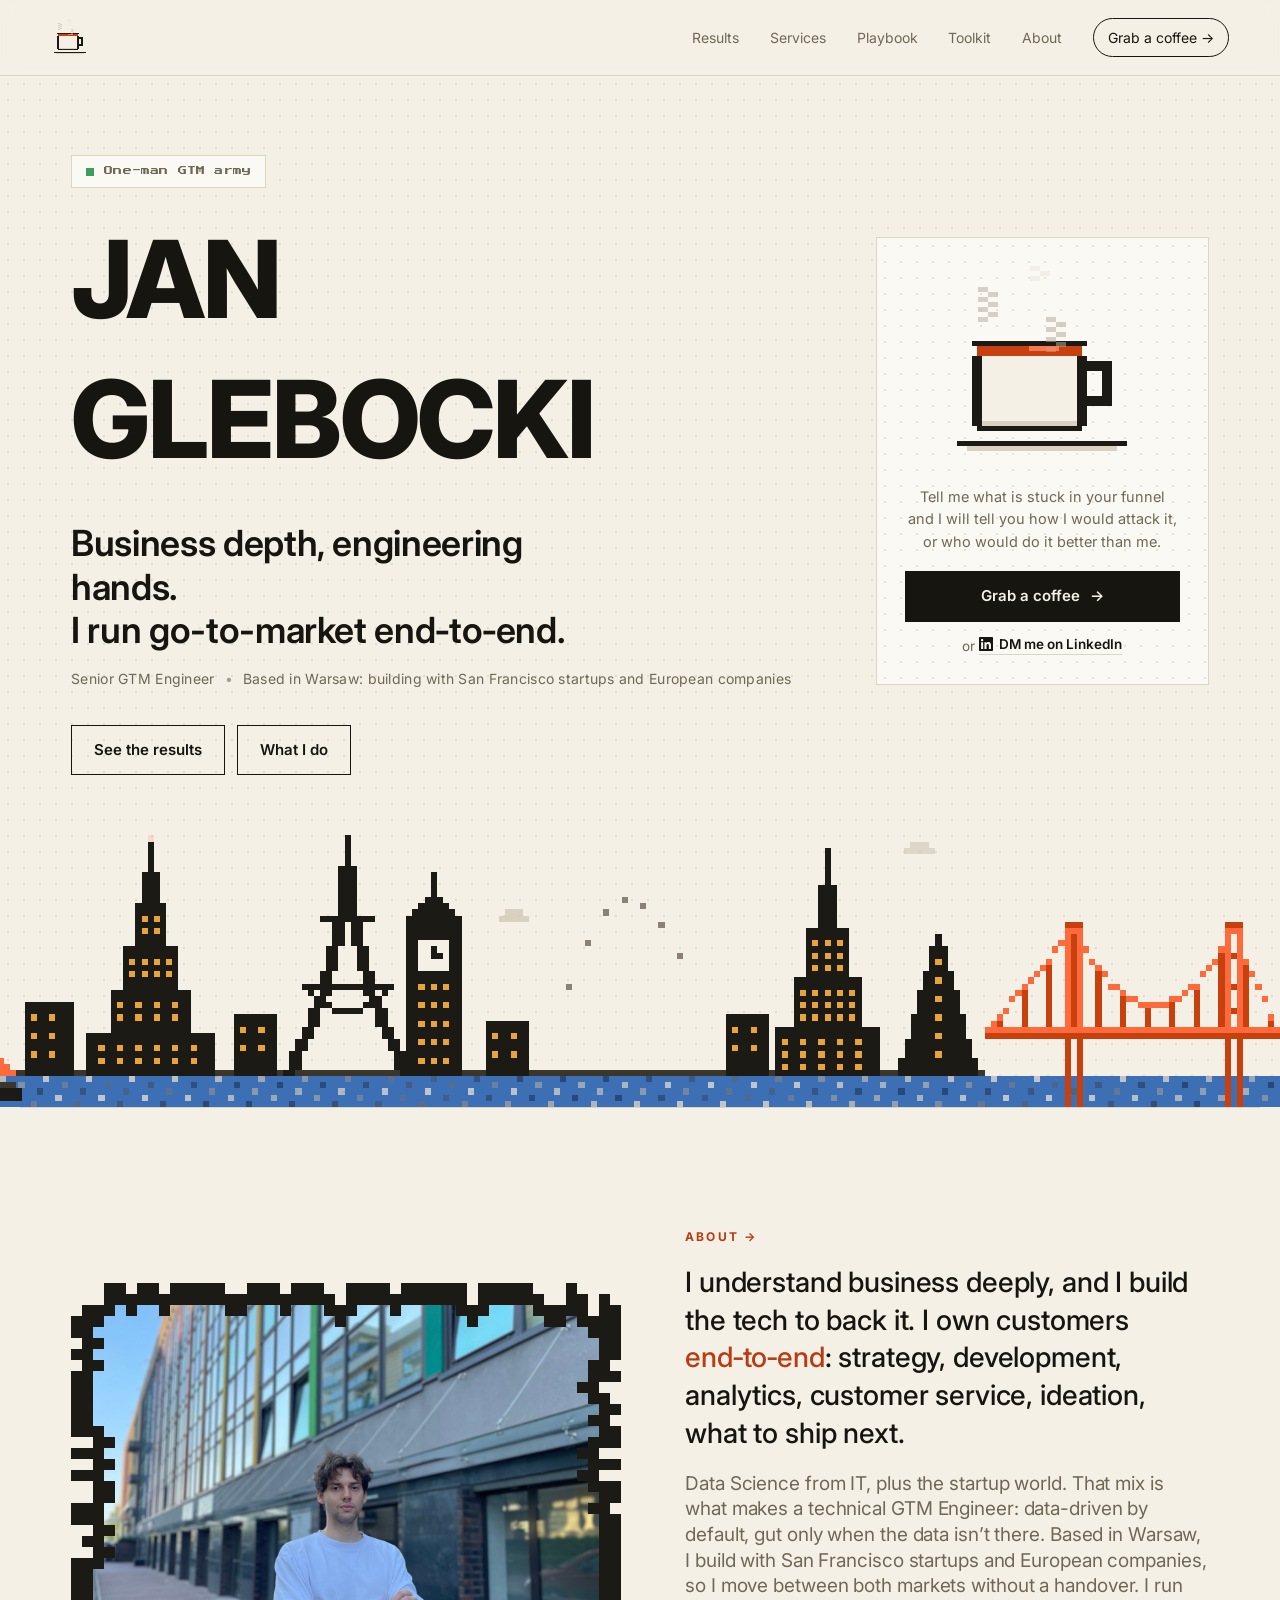
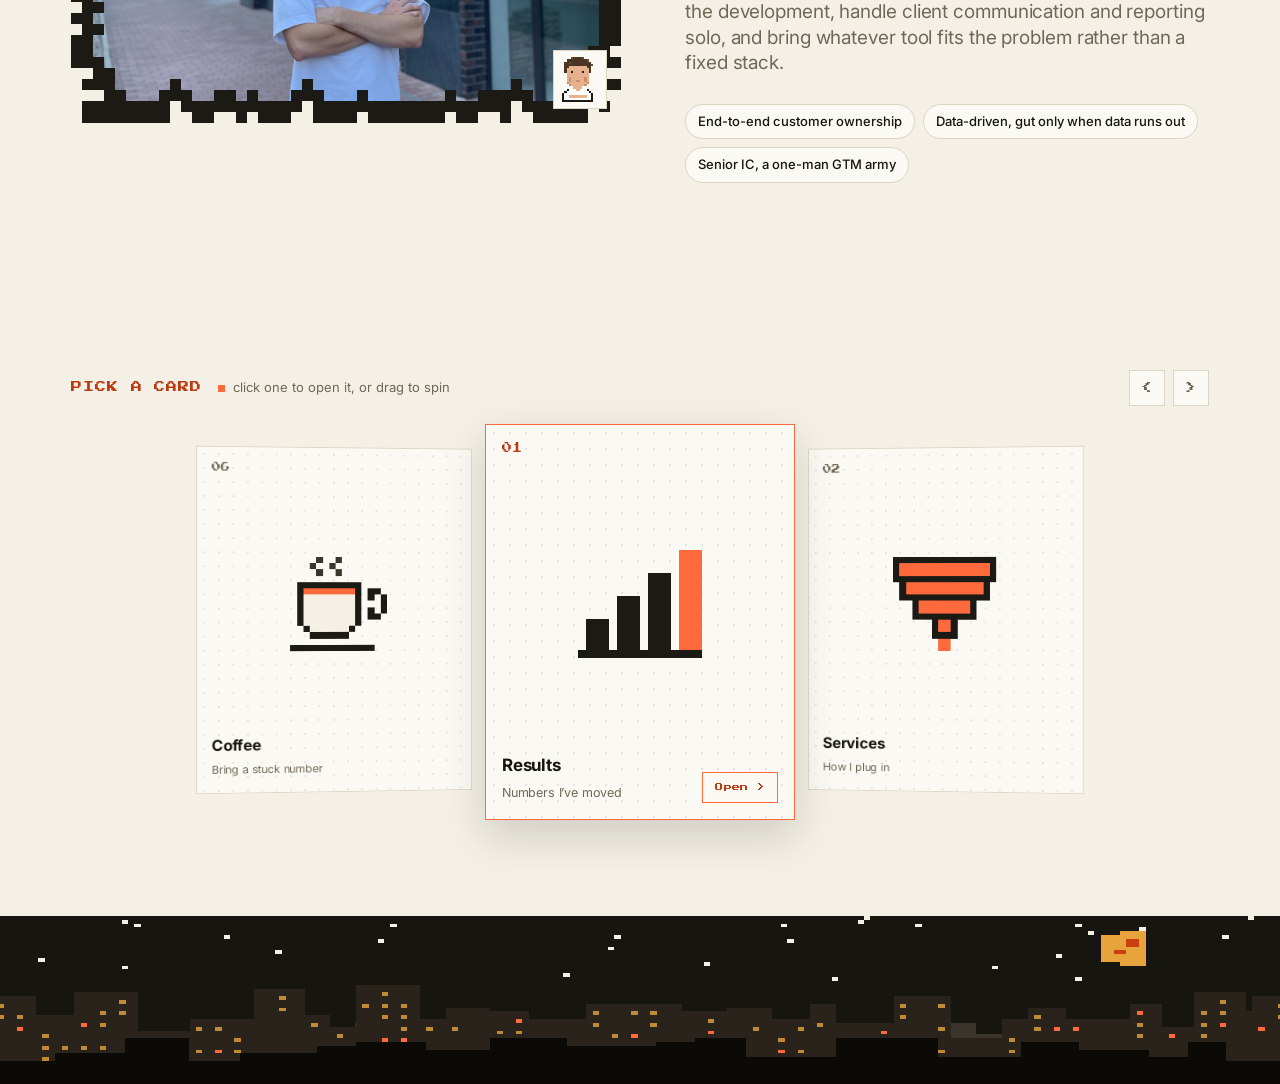
<file: index.html>
<!doctype html>
<html lang="en">
<head>
  <meta charset="utf-8" />
  <meta name="viewport" content="width=device-width, initial-scale=1" />
  <title>Jan Glebocki, Senior GTM Engineer</title>
  <meta name="description" content="Senior GTM Engineer, a one-man GTM army. Outbound, AEO content engines, paid, custom GTM apps and the analytics behind them. Based in Warsaw, building with San Francisco startups and European companies." />
  <link rel="preconnect" href="https://fonts.googleapis.com" />
  <link rel="preconnect" href="https://fonts.gstatic.com" crossorigin />
  <link href="https://fonts.googleapis.com/css2?family=Inter:wght@400;500;600;700;800&family=Press+Start+2P&display=swap" rel="stylesheet" />
  <link rel="icon" type="image/svg+xml" href="pixel/coffee-scene.svg" />
  <link rel="stylesheet" href="styles.css" />
</head>
<body>
  <header class="nav">
    <a class="brand" href="#top" aria-label="Home">
      <img class="brand-coffee" src="pixel/coffee-scene.svg" alt="" draggable="false" />
    </a>
    <nav class="nav-links" aria-label="Primary">
      <a href="#work">Results</a>
      <a href="#offer">Services</a>
      <a href="#workflows">Playbook</a>
      <a href="#stack">Toolkit</a>
      <a href="#about">About</a>
      <a class="nav-cta" href="#coffee">Grab a coffee &rarr;</a>
    </nav>
  </header>

  <main id="top">
    <!-- HERO -->
    <section class="hero">
      <div class="hero-inner">
        <div class="hero-copy">
          <p class="hero-status">
            <span class="status-dot" aria-hidden="true"></span>
            <span>One-man GTM army</span>
          </p>
          <div class="hero-words">
            <span class="word w1">JAN</span>
            <span class="word w2">GLEBOCKI</span>
          </div>
          <h1 class="hero-sub">
            Business depth, engineering hands.<br />
            I run go-to-market end&#8209;to&#8209;end.
          </h1>
          <div class="hero-meta">
            <span>Senior GTM Engineer</span>
            <span class="dot">&bull;</span>
            <span>Based in Warsaw: building with San Francisco startups and European companies</span>
          </div>
          <div class="hero-actions">
            <a class="btn btn--ghost" href="#work">See the results</a>
            <a class="btn btn--ghost" href="#offer">What I do</a>
          </div>
        </div>

        <aside class="hero-coffee">
          <img class="hero-coffee-art" src="pixel/coffee-scene.svg" alt="" draggable="false" />
          <p class="hero-coffee-lede">Tell me what is stuck in your funnel and I will tell you how I would attack it, or who would do it better than me.</p>
          <a class="btn btn--solid" href="https://calendar.app.google/MuV8NgPyTDa8iWX36" target="_blank" rel="noopener noreferrer">
            Grab a coffee <span aria-hidden="true">&rarr;</span>
          </a>
          <p class="hero-coffee-alt">
            or <a href="https://www.linkedin.com/in/jan-glebocki-4672b01b1/" target="_blank" rel="noopener noreferrer"><svg class="li-icon" viewBox="0 0 24 24" aria-hidden="true"><path fill="currentColor" d="M20.447 20.452h-3.554v-5.569c0-1.328-.027-3.037-1.852-3.037-1.853 0-2.136 1.445-2.136 2.939v5.667H9.351V9h3.414v1.561h.046c.477-.9 1.637-1.85 3.37-1.85 3.601 0 4.267 2.37 4.267 5.455v6.286zM5.337 7.433c-1.144 0-2.063-.926-2.063-2.065 0-1.138.92-2.063 2.063-2.063 1.14 0 2.064.925 2.064 2.063 0 1.139-.925 2.065-2.064 2.065zm1.782 13.019H3.555V9h3.564v11.452zM22.225 0H1.771C.792 0 0 .774 0 1.729v20.542C0 23.227.792 24 1.771 24h20.451C23.2 24 24 23.227 24 22.271V1.729C24 .774 23.2 0 22.222 0h.003z"/></svg>DM me on LinkedIn</a>
          </p>
        </aside>
      </div>
      <div class="hero-scene">
        <div class="hero-scene-wrap">
          <img src="pixel/skyline.svg" alt="Pixel-art skyline: European landmarks on the left, United States landmarks on the right, sharing one shoreline" draggable="false" />
        </div>
      </div>
    </section>

    <!-- ABOUT -->
    <section id="about" class="section section--about">
      <div class="about-photo" role="img" aria-label="Portrait of Jan Glebocki">
        <img class="about-stamp" src="pixel/jan.svg" alt="" draggable="false" />
      </div>
      <div class="about-body">
        <span class="about-eyebrow">About &rarr;</span>
        <p class="about-text">
          I understand business deeply, and I build the tech to back it.
          I own customers <em>end&#8209;to&#8209;end</em>: strategy, development,
          analytics, customer service, ideation, what to ship next.
        </p>
        <p class="about-text about-text--muted">
          Data Science from IT, plus the startup world. That mix is what makes
          a technical GTM Engineer: data-driven by default, gut only when the
          data isn&rsquo;t there. Based in Warsaw, I build with San Francisco startups and European
          companies, so I move between both markets without a handover. I run the
          development, handle client communication and reporting solo, and
          bring whatever tool fits the problem rather than a fixed stack.
        </p>
        <ul class="about-points">
          <li>End-to-end customer ownership</li>
          <li>Data-driven, gut only when data runs out</li>
          <li>Senior IC, a one-man GTM army</li>
        </ul>
      </div>
    </section>

    <!-- GALLERY / PICK A CARD -->
    <section id="gallery" class="gallery" aria-label="Pick a card, site navigation">
      <div class="gallery-head">
        <div class="gallery-head-left">
          <span class="gallery-eyebrow">Pick a card</span>
          <span class="gallery-hint">
            <span class="gallery-hint-dot" aria-hidden="true"></span>
            click one to open it, or drag to spin
          </span>
        </div>
        <div class="gallery-nav">
          <button class="gal-btn" type="button" data-dir="-1" aria-label="Scroll cards left">&lt;</button>
          <button class="gal-btn" type="button" data-dir="1" aria-label="Scroll cards right">&gt;</button>
        </div>
      </div>
      <div class="gal-stage">
       <div class="gal-ring" aria-label="Section cards">
        <a class="gal-card" draggable="false" href="#work">
          <span class="gal-num">01</span>
          <span class="gal-art"><img src="pixel/chart.svg" alt="" draggable="false" /></span>
          <span class="gal-label">Results<em>Numbers I&rsquo;ve moved</em></span>
          <span class="gal-open" aria-hidden="true">Open <b>&gt;</b></span>
        </a>
        <a class="gal-card" draggable="false" href="#offer">
          <span class="gal-num">02</span>
          <span class="gal-art"><img src="pixel/funnel.svg" alt="" draggable="false" /></span>
          <span class="gal-label">Services<em>How I plug in</em></span>
          <span class="gal-open" aria-hidden="true">Open <b>&gt;</b></span>
        </a>
        <a class="gal-card" draggable="false" href="#workflows">
          <span class="gal-num">03</span>
          <span class="gal-art"><img src="pixel/target.svg" alt="" draggable="false" /></span>
          <span class="gal-label">Playbook<em>What an engagement covers</em></span>
          <span class="gal-open" aria-hidden="true">Open <b>&gt;</b></span>
        </a>
        <a class="gal-card" draggable="false" href="#stack">
          <span class="gal-num">04</span>
          <span class="gal-art"><img src="pixel/briefcase.svg" alt="" draggable="false" /></span>
          <span class="gal-label">Toolkit<em>What I run it on</em></span>
          <span class="gal-open" aria-hidden="true">Open <b>&gt;</b></span>
        </a>
        <a class="gal-card" draggable="false" href="#customers">
          <span class="gal-num">05</span>
          <span class="gal-art"><img src="pixel/star.svg" alt="" draggable="false" /></span>
          <span class="gal-label">Clients<em>Teams I&rsquo;ve worked with</em></span>
          <span class="gal-open" aria-hidden="true">Open <b>&gt;</b></span>
        </a>
        <a class="gal-card" draggable="false" href="#coffee">
          <span class="gal-num">06</span>
          <span class="gal-art"><img src="pixel/coffee.svg" alt="" draggable="false" /></span>
          <span class="gal-label">Coffee<em>Bring a stuck number</em></span>
          <span class="gal-open" aria-hidden="true">Open <b>&gt;</b></span>
        </a>
       </div>
      </div>
    </section>

    <!-- CLOSING BAND -->
    <div class="nightband" aria-hidden="true">
      <img src="pixel/parallax.svg" alt="" draggable="false" />
    </div>
  </main>

  <!-- Sections open here as a pop-up, so the carousel never scrolls away -->
  <div class="modal" id="modal" hidden>
    <div class="modal-backdrop" data-modal-close></div>
    <div class="modal-window" role="dialog" aria-modal="true" aria-labelledby="modal-title">
      <div class="modal-bar">
        <span class="modal-eyebrow" id="modal-title"></span>
        <button class="modal-close" type="button" data-modal-close aria-label="Close section">
          <span aria-hidden="true">X</span>
        </button>
      </div>
      <div class="modal-scroll" id="modal-scroll">
    <div class="panels" id="panels">
    <!-- WORK / CASE STUDIES -->
    <section id="work" class="section panel" hidden>
      <div class="section-head">
        <h2>RESULTS</h2>
        <p>What changed after I plugged in.</p>
      </div>

      <div class="case-grid">
        <article class="case">
          <div class="case-head">
            <span class="case-metric">12.9x</span>
            <span class="case-metric-label">ROI on content in 90 days</span>
          </div>
          <div class="case-body">
            <p class="case-tag">AEO &amp; content <b>Spot.ai</b></p>
            <h3>#1 in AI visibility for enterprise video AI</h3>
            <p class="case-copy">Buyers asking ChatGPT, Gemini, AI Overviews and the
              other engines about the category were getting competitors instead. I built the
              AEO and SEO content engine that changed the answer.</p>
            <ul class="case-stats">
              <li><b>$36K &rarr; $363K</b> influenced pipeline</li>
              <li><b>35.7%</b> AI citation rate, roughly 10x the nearest competitor</li>
              <li><b>+120%</b> blog traffic while the industry fell 20 to 40%</li>
            </ul>
          </div>
        </article>

        <article class="case">
          <div class="case-head">
            <span class="case-metric">-63%</span>
            <span class="case-metric-label">blended CPA, $328 to $120</span>
          </div>
          <div class="case-body">
            <p class="case-tag">Paid &amp; pipeline <b>Guidewheel</b></p>
            <h3>Cheaper and bigger at the same time</h3>
            <p class="case-copy">Paid search sat with an outside contractor, content was
              under-resourced and nothing was measured end to end. We pulled paid, content
              and an attributed outbound motion into one system.</p>
            <ul class="case-stats">
              <li><b>79 &rarr; 236</b> monthly leads, tripled in a month</li>
              <li><b>$79</b> CPA on Microsoft Ads, half of Google</li>
              <li><b>13.7%</b> citation rate, top of the category</li>
            </ul>
          </div>
        </article>

        <article class="case">
          <div class="case-head">
            <span class="case-metric">$300K</span>
            <span class="case-metric-label">won TCV from one campaign</span>
          </div>
          <div class="case-body">
            <p class="case-tag">Outbound &amp; paid <b>Luxury Presence</b></p>
            <h3>Thirteen campaigns, attributed down to the email</h3>
            <p class="case-copy">Parallel outbound running next to paid creative built and
              tested at AI speed, with per-email attribution so we knew which line closed
              the deal rather than guessing.</p>
            <ul class="case-stats">
              <li><b>$10</b> cost per lead on paid</li>
              <li><b>472</b> leads from the single best creative</li>
              <li><b>13</b> campaigns running in parallel</li>
            </ul>
          </div>
        </article>
      </div>

      <p class="case-note">
        <span aria-hidden="true">*</span> All of the above was delivered while working at
        Apex Fractional.
      </p>
    </section>

    <!-- OFFER / WHAT I DO -->
    <section id="offer" class="section section--invert panel" hidden>
      <div class="section-head section-head--dark">
        <h2>SERVICES</h2>
        <p>How I plug in.</p>
      </div>

      <div class="offer-grid">
        <div class="offer-card">
          <span class="offer-num">01</span>
          <h3>End-to-end ownership</h3>
          <p>Strategy, build, launch, measure, next move. One senior operator across the whole loop, so nothing gets thrown over a fence.</p>
        </div>
        <div class="offer-card">
          <span class="offer-num">02</span>
          <h3>AEO &amp; content engines</h3>
          <p>Be the answer wherever buyers and their AI go looking. New content, decayed pages repaired, the whole engine wired into your site and your data.</p>
        </div>
        <div class="offer-card">
          <span class="offer-num">03</span>
          <h3>Paid acquisition</h3>
          <p>Search and social run as one motion rather than separate silos, with creative throughput you cannot staff in-house and post-click signal tied back to revenue.</p>
        </div>
        <div class="offer-card">
          <span class="offer-num">04</span>
          <h3>Outbound</h3>
          <p>AI does the heavy lifting on targeting, enrichment, message variants and deliverability. Strategy stays human, and every reply is attributed.</p>
        </div>
        <div class="offer-card">
          <span class="offer-num">05</span>
          <h3>Custom AI &amp; GTM apps</h3>
          <p>AI agents, voice bots, enrichment pipelines, orchestration. Production-grade tools and on-site experiences that convert on their own, not prototypes.</p>
        </div>
        <div class="offer-card">
          <span class="offer-num">06</span>
          <h3>Sales &amp; funnel analytics</h3>
          <p>Call transcripts mined for objections and win patterns, funnel instrumented first touch to closed won, and the reporting that turns it into a decision.</p>
        </div>
        <div class="offer-card offer-card--more">
          <span class="offer-num">07</span>
          <h3>And plenty more</h3>
          <p>Most of what I build does not fit a service line. Bring the problem and I will build the thing that solves it.</p>
        </div>
      </div>
    </section>

    <!-- SKILLS / WORKFLOWS LIST -->
    <section id="workflows" class="section section--list panel" hidden>
      <div class="section-head">
        <h2>PLAYBOOK</h2>
        <p>What a typical engagement covers.</p>
      </div>

      <ol class="workflow-list">
        <li>
          <span class="wf-num">01</span>
          <div class="wf-body">
            <h3>AEO</h3>
            <p>Being the answer when a buyer asks ChatGPT, Gemini, AI Overviews and the other engines. Content structured to get cited, not just ranked.</p>
          </div>
        </li>
        <li>
          <span class="wf-num">02</span>
          <div class="wf-body">
            <h3>Content refresh</h3>
            <p>Finding the pages that quietly decayed and rebuilding them. Rankings and citations come back without writing anything new.</p>
          </div>
        </li>
        <li>
          <span class="wf-num">03</span>
          <div class="wf-body">
            <h3>Paid acquisition</h3>
            <p>One person running search and social together, so budget moves to whatever is actually producing pipeline instead of sitting where it was planned.</p>
          </div>
        </li>
        <li>
          <span class="wf-num">04</span>
          <div class="wf-body">
            <h3>AI chat ads</h3>
            <p>Placing you inside the conversations where buyers actually ask their questions, before they ever reach a search bar.</p>
          </div>
        </li>
        <li>
          <span class="wf-num">05</span>
          <div class="wf-body">
            <h3>Ad creative</h3>
            <p>Creator-style creative produced and tested at machine speed, so volume stops being the thing that limits you.</p>
          </div>
        </li>
        <li>
          <span class="wf-num">06</span>
          <div class="wf-body">
            <h3>Outbound</h3>
            <p>Targeting, enrichment, message variants and deliverability handled automatically. Every reply attributed to the line that earned it.</p>
          </div>
        </li>
        <li>
          <span class="wf-num">07</span>
          <div class="wf-body">
            <h3>Transcript analysis</h3>
            <p>Mining sales calls for the objections that kill deals and the phrases that close them. Findings go straight back into messaging.</p>
          </div>
        </li>
        <li>
          <span class="wf-num">08</span>
          <div class="wf-body">
            <h3>Funnel analysis</h3>
            <p>Instrumenting first touch through to closed won, so you can see exactly where deals stall instead of guessing.</p>
          </div>
        </li>
        <li>
          <span class="wf-num">09</span>
          <div class="wf-body">
            <h3>Performance analysis</h3>
            <p>Channel, cohort and creative broken down far enough to tell you what to cut and what to double.</p>
          </div>
        </li>
        <li>
          <span class="wf-num">10</span>
          <div class="wf-body">
            <h3>AI agents</h3>
            <p>Agents and orchestration that carry the repetitive work, built on your stack so your team keeps them afterwards.</p>
          </div>
        </li>
        <li>
          <span class="wf-num">11</span>
          <div class="wf-body">
            <h3>Voice bots</h3>
            <p>Conversational agents that qualify, book and follow up over the phone without anyone waiting on the line.</p>
          </div>
        </li>
        <li>
          <span class="wf-num">12</span>
          <div class="wf-body">
            <h3>Enrichment pipelines</h3>
            <p>Scraping and multi-source enrichment that turn a thin list into records actually worth contacting.</p>
          </div>
        </li>
        <li>
          <span class="wf-num">13</span>
          <div class="wf-body">
            <h3>Custom GTM apps</h3>
            <p>Production-grade internal tools and on-site experiences that convert on their own. Shipped, not prototyped.</p>
          </div>
        </li>
        <li>
          <span class="wf-num">14</span>
          <div class="wf-body">
            <h3>Web development</h3>
            <p>Sites and landing pages live in days, built so your team can edit them once I hand them over.</p>
          </div>
        </li>
        <li>
          <span class="wf-num">15</span>
          <div class="wf-body">
            <h3>Lead magnets</h3>
            <p>Assets people will genuinely trade an email for, tied to the deal they are meant to lead to.</p>
          </div>
        </li>
      </ol>
    </section>

    <!-- STACK -->
    <section id="stack" class="section panel" hidden>
      <div class="section-head">
        <h2>TOOLKIT</h2>
        <p>A snapshot of what I&rsquo;m running right now.</p>
      </div>

      <p class="stack-manifesto">
        No fixed stack. <em>I pick whatever fits the problem</em>.
      </p>

      <div class="stack-grid">
        <div class="stack-group">
          <h4>Coding</h4>
          <ul class="tool-list">
            <li><span class="tool-icon"><img src="https://cdn.simpleicons.org/python/F3EEE5" alt="" loading="lazy" /></span>Python</li>
            <li><span class="tool-icon"><img src="https://cdn.simpleicons.org/javascript/F3EEE5" alt="" loading="lazy" /></span>JavaScript</li>
            <li><span class="tool-icon"><img src="https://cdn.simpleicons.org/html5/F3EEE5" alt="" loading="lazy" /></span>HTML / CSS</li>
            <li><span class="tool-icon"><svg viewBox="0 0 24 24" aria-hidden="true"><ellipse cx="12" cy="6" rx="8" ry="2.5" fill="currentColor"/><path fill="currentColor" d="M4 9c0 1.4 3.58 2.5 8 2.5s8-1.1 8-2.5v3c0 1.4-3.58 2.5-8 2.5s-8-1.1-8-2.5V9zm0 6c0 1.4 3.58 2.5 8 2.5s8-1.1 8-2.5v3c0 1.4-3.58 2.5-8 2.5v-3z"/></svg></span>SQL</li>
            <li><span class="tool-icon"><img src="https://cdn.simpleicons.org/r/F3EEE5" alt="" loading="lazy" /></span>R</li>
          </ul>
        </div>
        <div class="stack-group">
          <h4>Automation &amp; AI</h4>
          <ul class="tool-list">
            <li><span class="tool-icon"><img src="https://cdn.simpleicons.org/n8n/F3EEE5" alt="" loading="lazy" /></span>n8n</li>
            <li><span class="tool-icon tool-icon--brand"><img src="https://www.google.com/s2/favicons?domain=airops.com&amp;sz=64" alt="" loading="lazy" /></span>AirOps</li>
            <li><span class="tool-icon"><img src="https://cdn.simpleicons.org/anthropic/F3EEE5" alt="" loading="lazy" /></span>Claude Code</li>
            <li><span class="tool-icon tool-icon--brand"><img src="https://www.google.com/s2/favicons?domain=openai.com&amp;sz=64" alt="" loading="lazy" /></span>Codex</li>
            <li><span class="tool-icon"><svg viewBox="0 0 24 24" aria-hidden="true"><circle cx="12" cy="7" r="3" fill="currentColor"/><circle cx="6" cy="16" r="2.5" fill="currentColor"/><circle cx="18" cy="16" r="2.5" fill="currentColor"/><path d="M11 9.5 7 14m6-4.5 4 4.5" stroke="currentColor" stroke-width="1.5" fill="none"/></svg></span>AI agents</li>
            <li><span class="tool-icon"><svg viewBox="0 0 24 24" aria-hidden="true"><circle cx="5" cy="6" r="2.5" fill="currentColor"/><circle cx="5" cy="18" r="2.5" fill="currentColor"/><circle cx="19" cy="12" r="2.5" fill="currentColor"/><path d="M7.2 7l9.6 4M7.2 17l9.6-4" stroke="currentColor" stroke-width="1.6" fill="none"/></svg></span>Custom pipelines</li>
          </ul>
        </div>
        <div class="stack-group">
          <h4>Outbound &amp; CRM</h4>
          <ul class="tool-list">
            <li><span class="tool-icon tool-icon--brand"><img src="https://www.google.com/s2/favicons?domain=apollo.io&amp;sz=64" alt="" loading="lazy" /></span>Apollo</li>
            <li><span class="tool-icon tool-icon--brand"><img src="https://www.google.com/s2/favicons?domain=instantly.ai&amp;sz=64" alt="" loading="lazy" /></span>Instantly</li>
            <li><span class="tool-icon tool-icon--brand"><img src="https://www.google.com/s2/favicons?domain=heyreach.io&amp;sz=64" alt="" loading="lazy" /></span>HeyReach</li>
            <li><span class="tool-icon"><img src="https://cdn.simpleicons.org/hubspot/F3EEE5" alt="" loading="lazy" /></span>HubSpot</li>
            <li><span class="tool-icon tool-icon--brand"><img src="https://www.google.com/s2/favicons?domain=artisan.co&amp;sz=64" alt="" loading="lazy" /></span>Artisan</li>
          </ul>
        </div>
        <div class="stack-group">
          <h4>Web &amp; infra</h4>
          <ul class="tool-list">
            <li><span class="tool-icon"><img src="https://cdn.simpleicons.org/webflow/F3EEE5" alt="" loading="lazy" /></span>Webflow</li>
            <li><span class="tool-icon tool-icon--brand"><img src="https://www.google.com/s2/favicons?domain=lovable.dev&amp;sz=64" alt="" loading="lazy" /></span>Lovable</li>
            <li><span class="tool-icon"><img src="https://cdn.simpleicons.org/replit/F3EEE5" alt="" loading="lazy" /></span>Replit</li>
            <li><span class="tool-icon"><img src="https://cdn.simpleicons.org/vercel/F3EEE5" alt="" loading="lazy" /></span>Vercel</li>
            <li><span class="tool-icon"><img src="https://cdn.simpleicons.org/supabase/F3EEE5" alt="" loading="lazy" /></span>Supabase</li>
            <li><span class="tool-icon"><img src="https://cdn.simpleicons.org/github/F3EEE5" alt="" loading="lazy" /></span>GitHub</li>
            <li><span class="tool-icon"><img src="https://cdn.simpleicons.org/googlecloud/F3EEE5" alt="" loading="lazy" /></span>GCP</li>
            <li><span class="tool-icon tool-icon--brand"><img src="https://www.google.com/s2/favicons?domain=aws.amazon.com&amp;sz=64" alt="" loading="lazy" /></span>AWS</li>
          </ul>
        </div>
        <div class="stack-group">
          <h4>Analytics</h4>
          <ul class="tool-list">
            <li><span class="tool-icon tool-icon--brand"><img src="https://www.google.com/s2/favicons?domain=hex.tech&amp;sz=64" alt="" loading="lazy" /></span>Hex</li>
            <li><span class="tool-icon"><img src="https://cdn.simpleicons.org/googleanalytics/F3EEE5" alt="" loading="lazy" /></span>GA4</li>
            <li><span class="tool-icon"><img src="https://cdn.simpleicons.org/googlesearchconsole/F3EEE5" alt="" loading="lazy" /></span>GSC</li>
            <li><span class="tool-icon"><img src="https://cdn.simpleicons.org/posthog/F3EEE5" alt="" loading="lazy" /></span>PostHog</li>
            <li><span class="tool-icon tool-icon--brand"><img src="https://www.google.com/s2/favicons?domain=clarity.microsoft.com&amp;sz=64" alt="" loading="lazy" /></span>MS Clarity</li>
            <li><span class="tool-icon"><svg viewBox="0 0 24 24" aria-hidden="true"><path fill="currentColor" d="M3 10v4l11 4V6L3 10zm14-3v10c1.5-1 2.5-3 2.5-5S18.5 8 17 7zm5 5c0-2.5-1.5-4.5-3.5-5.5v11C20.5 16.5 22 14.5 22 12z"/></svg></span>Ad platforms</li>
          </ul>
        </div>
      </div>
    </section>

    <!-- CUSTOMERS -->
    <section id="customers" class="section section--invert section--customers panel" hidden>
      <div class="section-head section-head--dark">
        <h2>CLIENTS</h2>
        <p>Teams I&rsquo;ve worked with.</p>
      </div>
      <div class="logo-wall" aria-label="Customers">
        <div class="logo-tile">
          <img src="https://www.google.com/s2/favicons?domain=luxurypresence.com&amp;sz=128" alt="" loading="lazy" />
          <span>Luxury Presence</span>
        </div>
        <div class="logo-tile">
          <img src="https://www.google.com/s2/favicons?domain=spot.ai&amp;sz=128" alt="" loading="lazy" />
          <span>Spot AI</span>
        </div>
        <div class="logo-tile">
          <img src="https://www.google.com/s2/favicons?domain=guidewheel.com&amp;sz=128" alt="" loading="lazy" />
          <span>Guidewheel</span>
        </div>
        <div class="logo-tile">
          <img src="https://www.google.com/s2/favicons?domain=tryalma.ai&amp;sz=128" alt="" loading="lazy" />
          <span>Alma Immigration</span>
        </div>
        <div class="logo-tile">
          <img src="https://www.google.com/s2/favicons?domain=alcon.com&amp;sz=128" alt="" loading="lazy" />
          <span>Alcon</span>
        </div>
        <div class="logo-tile">
          <img src="logos/gralio.svg" alt="" loading="lazy" />
          <span>Gralio</span>
        </div>
        <div class="logo-tile">
          <img src="https://www.google.com/s2/favicons?domain=mbank.pl&amp;sz=128" alt="" loading="lazy" />
          <span>mBank</span>
        </div>
        <div class="logo-tile">
          <img src="https://www.google.com/s2/favicons?domain=leanpassion.pl&amp;sz=128" alt="" loading="lazy" />
          <span>Leanpassion</span>
        </div>
        <div class="logo-tile">
          <img src="https://www.google.com/s2/favicons?domain=ikea.com&amp;sz=128" alt="" loading="lazy" />
          <span>IKEA</span>
        </div>
        <div class="logo-tile">
          <img src="https://www.google.com/s2/favicons?domain=obi.de&amp;sz=128" alt="" loading="lazy" />
          <span>OBI</span>
        </div>
        <div class="logo-tile">
          <img src="logos/auchan.png" alt="" loading="lazy" />
          <span>Auchan</span>
        </div>
        <div class="logo-tile">
          <img src="https://www.google.com/s2/favicons?domain=europodroze.pl&amp;sz=128" alt="" loading="lazy" />
          <span>TravelTech (Europodr&oacute;&#380;e)</span>
        </div>
        <div class="logo-tile">
          <img src="logos/silkline.png" alt="" loading="lazy" />
          <span>Silkline</span>
        </div>
        <div class="logo-tile">
          <img src="https://www.google.com/s2/favicons?domain=veolibotanica.com&amp;sz=128" alt="" loading="lazy" />
          <span>Veoli Botanica</span>
        </div>
      </div>
    </section>

    <!-- COFFEE CTA -->
    <section id="coffee" class="section section--coffee panel" hidden>
      <div class="coffee-inner">
        <img class="coffee-pixel" src="pixel/coffee.svg" alt="" draggable="false" />
        <h2 class="coffee-title">Grab a coffee.</h2>
        <p class="coffee-sub">Tell me what is stuck in your funnel and I will tell you how I would attack it, or who would do it better than me.</p>
        <a class="coffee-cta" href="https://calendar.app.google/MuV8NgPyTDa8iWX36" target="_blank" rel="noopener noreferrer">
          Book a slot <span aria-hidden="true">&rarr;</span>
        </a>
        <p class="coffee-meta">Warsaw time, I work European and US hours.</p>

        <ul class="coffee-contact">
          <li>
            <span class="coffee-contact-label">Email</span>
            <a href="mailto:jan.glebocki2@gmail.com">jan.glebocki2@gmail.com</a>
          </li>
          <li>
            <span class="coffee-contact-label">LinkedIn</span>
            <a href="https://www.linkedin.com/in/jan-glebocki-4672b01b1/" target="_blank" rel="noopener noreferrer">
              <svg class="li-icon" viewBox="0 0 24 24" aria-hidden="true"><path fill="currentColor" d="M20.447 20.452h-3.554v-5.569c0-1.328-.027-3.037-1.852-3.037-1.853 0-2.136 1.445-2.136 2.939v5.667H9.351V9h3.414v1.561h.046c.477-.9 1.637-1.85 3.37-1.85 3.601 0 4.267 2.37 4.267 5.455v6.286zM5.337 7.433c-1.144 0-2.063-.926-2.063-2.065 0-1.138.92-2.063 2.063-2.063 1.14 0 2.064.925 2.064 2.063 0 1.139-.925 2.065-2.064 2.065zm1.782 13.019H3.555V9h3.564v11.452zM22.225 0H1.771C.792 0 0 .774 0 1.729v20.542C0 23.227.792 24 1.771 24h20.451C23.2 24 24 23.227 24 22.271V1.729C24 .774 23.2 0 22.222 0h.003z"/></svg>in/jan-glebocki
            </a>
          </li>
        </ul>
      </div>
    </section>
    </div>
      </div>
    </div>
  </div>



  <script src="script.js" defer></script>
</body>
</html>
</file>
<file: styles.css>
/* -----------------------------------------------------------
   Jan Glebocki, personal site
   Light editorial theme with pixel accents
----------------------------------------------------------- */

:root {
  /* light base */
  --bg: #f4f0e6;
  --bg-2: #fbf9f3;
  --line: #ddd5c4;
  --line-soft: #e7e0d2;
  --text: #17150f;
  --text-muted: #6f6857;

  /* inverted (dark) blocks */
  --ink: #17150f;
  --ink-2: #211e17;
  --ink-line: #35312a;
  --on-ink: #f4f0e6;
  --on-ink-muted: #a49b87;

  /* accent, bright for graphics, deep for text on light */
  --accent: #ff6a3d;
  --accent-ink: #b93b12;

  --maxw: 1240px;
  --pad: clamp(20px, 4vw, 56px);
  --r: 14px;

  --f-sans: "Inter", -apple-system, BlinkMacSystemFont, "Segoe UI", Roboto, Helvetica, Arial, sans-serif;
  --f-pixel: "Press Start 2P", "Courier New", monospace;

  --dot-grid: url("data:image/svg+xml,%3Csvg xmlns='http://www.w3.org/2000/svg' width='16' height='16'%3E%3Crect x='7' y='7' width='2' height='2' fill='rgb(23,21,15)' fill-opacity='0.10'/%3E%3C/svg%3E");
  --dot-grid-ink: url("data:image/svg+xml,%3Csvg xmlns='http://www.w3.org/2000/svg' width='16' height='16'%3E%3Crect x='7' y='7' width='2' height='2' fill='rgb(244,240,230)' fill-opacity='0.10'/%3E%3C/svg%3E");
}

* { box-sizing: border-box; }
html, body { margin: 0; padding: 0; }
html { scroll-behavior: smooth; }
body {
  background: var(--bg);
  color: var(--text);
  font-family: var(--f-sans);
  font-size: 16px;
  line-height: 1.5;
  -webkit-font-smoothing: antialiased;
  text-rendering: optimizeLegibility;
}
a { color: inherit; text-decoration: none; }
img { max-width: 100%; display: block; }
button { font: inherit; }

/* -----------------------------------------------------------
   Nav
----------------------------------------------------------- */
.nav {
  position: sticky;
  top: 0;
  z-index: 50;
  display: flex;
  align-items: center;
  justify-content: space-between;
  padding: 18px var(--pad);
  background: rgba(244, 240, 230, 0.82);
  backdrop-filter: saturate(140%) blur(10px);
  -webkit-backdrop-filter: saturate(140%) blur(10px);
  border-bottom: 1px solid var(--line);
}
.brand {
  display: inline-flex;
  align-items: center;
}
.brand-coffee {
  height: 38px;
  width: auto;
  image-rendering: pixelated;
  user-select: none;
}

.nav-links {
  display: flex;
  align-items: center;
  gap: clamp(14px, 2.4vw, 32px);
  font-size: 14px;
  color: var(--text-muted);
}
.nav-links a { transition: color 160ms ease; }
.nav-links a:hover { color: var(--text); }
.nav-cta {
  color: var(--text);
  padding: 8px 14px;
  border: 1px solid var(--text);
  border-radius: 999px;
}
.nav-links .nav-cta:hover { background: var(--text); color: var(--bg); }

@media (max-width: 640px) {
  .nav-links a:not(.nav-cta) { display: none; }
}

/* -----------------------------------------------------------
   Hero
----------------------------------------------------------- */
.hero {
  position: relative;
  background-image: var(--dot-grid);
  background-size: 16px 16px;
  overflow: hidden;
}
.hero-inner {
  max-width: var(--maxw);
  margin: 0 auto;
  padding: clamp(32px, 5.5vw, 72px) var(--pad) clamp(28px, 4vw, 48px);
  display: grid;
  grid-template-columns: minmax(0, 1fr) clamp(280px, 26vw, 340px);
  gap: clamp(28px, 4vw, 56px);
  align-items: center;
}
@media (max-width: 900px) {
  .hero-inner { grid-template-columns: 1fr; }
}

/* the coffee invite fills what used to be dead space on the right */
.hero-coffee {
  border: 1px solid var(--line);
  background: var(--dot-grid), var(--bg-2);
  background-size: 16px 16px, auto;
  padding: clamp(20px, 2.4vw, 28px);
  text-align: center;
}
.hero-coffee-art {
  width: clamp(150px, 17vw, 200px);
  margin: 0 auto clamp(14px, 1.8vw, 20px);
  image-rendering: pixelated;
  user-select: none;
}
.hero-coffee-lede {
  margin: 0 0 18px;
  font-size: 14.5px;
  line-height: 1.55;
  color: var(--text-muted);
}
.hero-coffee .btn { width: 100%; justify-content: center; }

.hero-status {
  display: inline-flex;
  align-items: center;
  gap: 10px;
  padding: 8px 14px;
  margin-bottom: clamp(24px, 3.5vw, 40px);
  border: 1px solid var(--line);
  background: var(--bg-2);
  font-family: var(--f-pixel);
  font-size: 9px;
  line-height: 1.6;
  letter-spacing: 0.02em;
  color: var(--text-muted);
}
.hero-status b { color: var(--text); font-weight: 400; }
.status-dot {
  width: 8px;
  height: 8px;
  flex: 0 0 auto;
  background: #3f9d5a;
  animation: pixel-blink 1.6s steps(1, end) infinite;
}
@keyframes pixel-blink {
  0%, 60% { opacity: 1; }
  61%, 100% { opacity: 0.25; }
}

.hero-words {
  display: flex;
  align-items: center;
  gap: clamp(16px, 3vw, 48px);
  flex-wrap: wrap;
  font-weight: 800;
  letter-spacing: -0.02em;
  line-height: 0.95;
  font-size: clamp(40px, 8.4vw, 124px);
}
.word { display: inline-block; }

@media (max-width: 520px) {
  .hero-words {
    flex-direction: column;
    align-items: flex-start;
    gap: 6px;
    font-size: clamp(44px, 12.5vw, 60px);
  }
}

.hero-sub {
  margin: clamp(28px, 4.5vw, 52px) 0 0;
  font-size: clamp(22px, 3vw, 36px);
  font-weight: 600;
  letter-spacing: -0.01em;
  line-height: 1.2;
  max-width: 24ch;
}
.hero-meta {
  margin-top: 16px;
  display: flex;
  flex-wrap: wrap;
  gap: 10px;
  color: var(--text-muted);
  font-size: 14px;
  letter-spacing: 0.02em;
}
.hero-meta .dot { opacity: 0.6; }

.hero-actions {
  margin-top: clamp(24px, 3.5vw, 36px);
  display: flex;
  flex-wrap: wrap;
  align-items: center;
  gap: 12px;
}
.btn {
  display: inline-flex;
  align-items: center;
  gap: 10px;
  padding: 13px 22px;
  border: 1px solid var(--text);
  font-weight: 600;
  font-size: 15px;
  transition: transform 160ms ease, background 160ms ease, color 160ms ease, border-color 160ms ease;
}
.btn--solid { background: var(--text); color: var(--bg); }
.btn--solid:hover { background: var(--accent-ink); border-color: var(--accent-ink); color: #fff; transform: translateY(-2px); }
.btn--ghost { background: transparent; color: var(--text); }
.btn--ghost:hover { background: var(--text); color: var(--bg); transform: translateY(-2px); }

.hero-proof {
  margin-top: clamp(22px, 3vw, 32px);
  display: flex;
  flex-wrap: wrap;
  align-items: center;
  gap: 8px 18px;
  font-size: 13px;
  color: var(--text-muted);
}
.hero-proof strong {
  font-size: 11px;
  font-weight: 700;
  letter-spacing: 0.16em;
  text-transform: uppercase;
  color: var(--accent-ink);
}
.hero-proof span { white-space: nowrap; }

.visually-hidden {
  position: absolute;
  width: 1px; height: 1px;
  margin: -1px; padding: 0;
  overflow: hidden;
  clip: rect(0 0 0 0);
  white-space: nowrap;
  border: 0;
}

/* -----------------------------------------------------------
   Gallery, pick a card (nav carousel)
----------------------------------------------------------- */
.gallery {
  max-width: var(--maxw);
  margin: 0 auto;
  padding: clamp(40px, 6vw, 72px) var(--pad) clamp(48px, 8vw, 96px);
}
.gallery-head {
  display: flex;
  align-items: center;
  justify-content: space-between;
  gap: 16px;
  margin-bottom: 18px;
}
.gallery-head-left {
  display: flex;
  align-items: center;
  flex-wrap: wrap;
  gap: 8px 16px;
}
.gallery-hint {
  display: inline-flex;
  align-items: center;
  gap: 8px;
  font-size: 13px;
  color: var(--text-muted);
}
.gallery-hint-dot {
  width: 7px;
  height: 7px;
  flex: 0 0 auto;
  background: var(--accent);
  animation: pixel-blink 1.4s steps(1, end) infinite;
}
.gallery-eyebrow {
  font-family: var(--f-pixel);
  font-size: 11px;
  letter-spacing: 0.08em;
  text-transform: uppercase;
  color: var(--accent-ink);
}
.gallery-nav { display: flex; gap: 8px; }
.gal-btn {
  width: 36px;
  height: 36px;
  display: grid;
  place-items: center;
  background: var(--bg-2);
  border: 1px solid var(--line);
  border-radius: 0;
  color: var(--text-muted);
  font-family: var(--f-pixel);
  font-size: 12px;
  line-height: 1;
  cursor: pointer;
  transition: background 140ms ease, color 140ms ease, border-color 140ms ease;
}
.gal-btn:hover {
  background: var(--text);
  color: var(--bg);
  border-color: var(--text);
}
.gal-btn:active { background: var(--accent); border-color: var(--accent); color: #fff; }

/* 3D ring carousel, cards sit on a circle and the ring spins endlessly */
.gal-stage {
  --card-w: clamp(230px, 27vw, 310px);
  --card-h: 396px;
  position: relative;
  height: var(--card-h);
  perspective: 880px;
  perspective-origin: 50% 42%;
  cursor: grab;
  touch-action: pan-y;
  user-select: none;
}
.gal-stage.is-dragging { cursor: grabbing; }

.gal-ring {
  position: absolute;
  inset: 0;
  transform-style: preserve-3d;
}
/* the deck animates card by card, not as one rotating body */
.gal-ring.is-animating .gal-card {
  transition: transform 620ms cubic-bezier(0.22, 1, 0.36, 1),
              opacity 420ms ease;
}

.gal-card {
  position: absolute;
  top: 0;
  left: 50%;
  width: var(--card-w);
  height: var(--card-h);
  margin-left: calc(var(--card-w) / -2);
  display: flex;
  flex-direction: column;
  background: var(--dot-grid), var(--bg-2);
  background-size: 16px 16px, auto;
  border: 1px solid var(--line);
  padding: 16px;
  backface-visibility: hidden;
  transform-origin: 50% 50%;
  will-change: transform;
  cursor: pointer;
}
.gal-card.is-front {
  border-color: var(--accent);
  transition: border-color 200ms ease, box-shadow 200ms ease, background-color 200ms ease;
  box-shadow: 0 16px 40px rgba(23, 21, 15, 0.16);
}
.gal-card.is-front:hover,
.gal-card.is-front:focus-visible {
  background-color: #fff;
  box-shadow: 0 22px 52px rgba(23, 21, 15, 0.26);
}
.gal-card:focus-visible { outline: 2px solid var(--accent); outline-offset: 3px; }

@media (max-width: 560px) {
  .gal-stage { --card-w: clamp(165px, 52vw, 215px); --card-h: 318px; perspective: 720px; }
}

@media (prefers-reduced-motion: reduce) {
  .gal-ring.is-animating { transition: none; }
}
.gal-num {
  font-family: var(--f-pixel);
  font-size: 10px;
  color: var(--text-muted);
}
.gal-card.is-front .gal-num { color: var(--accent-ink); }
.gal-card.is-front:hover .gal-label > :first-child,
.gal-card.is-front:focus-visible .gal-label > :first-child { color: var(--accent-ink); }
.gal-art {
  flex: 1;
  display: grid;
  place-items: center;
  padding: 18px 0;
}
.gal-art img {
  height: clamp(84px, 10vw, 108px);
  width: auto;
  image-rendering: pixelated;
  user-select: none;
}
.gal-label {
  display: flex;
  flex-direction: column;
  gap: 6px;
  font-weight: 700;
  font-size: 17px;
  letter-spacing: -0.01em;
}
.gal-label em {
  font-style: normal;
  font-weight: 400;
  font-size: 12.5px;
  color: var(--text-muted);
}
/* a labelled button, not a bare chevron: people were not reading the cards
   as clickable at all */
.gal-open {
  position: absolute;
  right: 16px;
  bottom: 16px;
  display: inline-flex;
  align-items: center;
  gap: 8px;
  padding: 8px 12px;
  border: 1px solid var(--line);
  background: var(--bg-2);
  font-family: var(--f-pixel);
  font-size: 8px;
  line-height: 1.6;
  letter-spacing: 0.04em;
  color: var(--text-muted);
  opacity: 0;
  transform: translateY(4px);
  transition: opacity 200ms ease, transform 200ms ease,
              background-color 160ms ease, color 160ms ease, border-color 160ms ease;
}
.gal-open b {
  font-weight: 400;
  animation: nudge 1.6s ease-in-out infinite;
}
@keyframes nudge {
  0%, 60%, 100% { transform: translateX(0); }
  75% { transform: translateX(3px); }
}
.gal-card.is-front .gal-open {
  opacity: 1;
  transform: translateY(0);
  border-color: var(--accent);
  color: var(--accent-ink);
}
.gal-card.is-front:hover .gal-open,
.gal-card.is-front:focus-visible .gal-open {
  background: var(--accent);
  border-color: var(--accent);
  color: #fff;
}

@media (prefers-reduced-motion: reduce) {
  .gal-open b { animation: none; }
}

/* -----------------------------------------------------------
   Card-opened sections
   Sections live in a pop-up so the carousel never scrolls away.
----------------------------------------------------------- */
.panel[hidden] { display: none; }

.modal[hidden] { display: none; }
.modal {
  position: fixed;
  inset: 0;
  z-index: 100;
  display: grid;
  place-items: center;
  padding: clamp(12px, 3vw, 40px);
}
.modal-backdrop {
  position: absolute;
  inset: 0;
  background: rgba(23, 21, 15, 0.62);
  animation: modal-fade 180ms linear both;
}
@keyframes modal-fade { from { opacity: 0; } to { opacity: 1; } }

.modal-window {
  position: relative;
  width: min(1120px, 100%);
  max-height: min(88vh, 900px);
  display: flex;
  flex-direction: column;
  background: var(--bg);
  border: 1px solid var(--text);
  box-shadow: 0 24px 60px rgba(23, 21, 15, 0.32);
  overflow: hidden;
}
/* stepped easing keeps the pop chunky rather than glossy */
@keyframes modal-pop {
  0%   { opacity: 0; transform: scale(0.88) translateY(28px); }
  60%  { opacity: 1; }
  100% { opacity: 1; transform: scale(1) translateY(0); }
}
.modal-window { animation: modal-pop 320ms steps(6, end) both; }

.modal-bar {
  flex: 0 0 auto;
  display: flex;
  align-items: center;
  justify-content: space-between;
  gap: 16px;
  padding: 12px 14px 12px 20px;
  background: var(--ink);
  color: var(--on-ink);
}
.modal-eyebrow {
  font-family: var(--f-pixel);
  font-size: 10px;
  letter-spacing: 0.06em;
  color: var(--accent);
}
.modal-close {
  width: 34px;
  height: 34px;
  display: grid;
  place-items: center;
  background: transparent;
  border: 1px solid var(--ink-line);
  color: var(--on-ink);
  font-family: var(--f-pixel);
  font-size: 11px;
  line-height: 1;
  cursor: pointer;
  transition: background 140ms ease, border-color 140ms ease, color 140ms ease;
}
.modal-close:hover {
  background: var(--accent);
  border-color: var(--accent);
  color: #fff;
}

.modal-scroll {
  flex: 1 1 auto;
  overflow-y: auto;
  overscroll-behavior: contain;
}
/* sections keep their own look inside the pop-up, just tighter */
.modal-scroll .section {
  border-top: none;
  padding-top: clamp(30px, 4vw, 54px);
  padding-bottom: clamp(30px, 4vw, 54px);
}
.modal-scroll .section--coffee { text-align: center; }

body.modal-open { overflow: hidden; }

.gal-card.is-open { border-color: var(--accent); }
.gal-card.is-open .gal-num { color: var(--accent-ink); }

@media (prefers-reduced-motion: reduce) {
  .modal-window, .modal-backdrop { animation: none; }
}

/* -----------------------------------------------------------
   Section scaffolding
----------------------------------------------------------- */
.section {
  max-width: var(--maxw);
  margin: 0 auto;
  padding: clamp(56px, 9vw, 120px) var(--pad);
  border-top: 1px solid var(--line);
}

/* inverted (dark) full-bleed block */
.section--invert {
  background: var(--ink);
  color: var(--on-ink);
  max-width: none;
  margin: 0;
  border-top: none;
}
.section--invert .section-head p { color: var(--on-ink-muted); }

.section-head {
  display: flex;
  align-items: baseline;
  justify-content: space-between;
  gap: 16px;
  margin-bottom: clamp(28px, 4vw, 48px);
}
.section-head h2 {
  margin: 0;
  font-size: clamp(40px, 7vw, 96px);
  font-weight: 800;
  letter-spacing: -0.02em;
  line-height: 0.95;
}
.section-head p {
  margin: 0;
  color: var(--text-muted);
  font-size: 14px;
  max-width: 28ch;
  text-align: right;
}

/* -----------------------------------------------------------
   Proof band, the numbers, front and centre
----------------------------------------------------------- */
.proof {
  background: var(--dot-grid-ink), var(--ink);
  background-size: 16px 16px, auto;
  color: var(--on-ink);
}
.proof-inner {
  max-width: var(--maxw);
  margin: 0 auto;
  padding: clamp(34px, 5vw, 54px) var(--pad);
  display: grid;
  grid-template-columns: repeat(5, minmax(0, 1fr));
  gap: clamp(18px, 2.5vw, 32px);
}
@media (max-width: 940px) { .proof-inner { grid-template-columns: repeat(3, minmax(0, 1fr)); } }
@media (max-width: 560px) { .proof-inner { grid-template-columns: repeat(2, minmax(0, 1fr)); } }

/* fixed rows keep the client name on one baseline even when a label wraps */
.proof-item {
  display: grid;
  grid-template-rows: auto 1fr auto;
  gap: 4px;
}
.proof-num {
  font-family: var(--f-pixel);
  font-size: clamp(13px, 1.5vw, 18px);
  line-height: 1.4;
  color: var(--accent);
  margin-bottom: 8px;
}
.proof-what {
  font-size: 14px;
  font-weight: 600;
  line-height: 1.3;
}
.proof-who {
  font-size: 12px;
  color: var(--on-ink-muted);
}

/* -----------------------------------------------------------
   Work / case studies
----------------------------------------------------------- */
.case-grid {
  display: grid;
  grid-template-columns: repeat(3, minmax(0, 1fr));
  gap: clamp(16px, 2vw, 28px);
}
@media (max-width: 900px) { .case-grid { grid-template-columns: 1fr 1fr; } }
@media (max-width: 600px) { .case-grid { grid-template-columns: 1fr; } }

.case {
  background: var(--bg-2);
  color: var(--text);
  border: 1px solid var(--line);
  border-radius: var(--r);
  overflow: hidden;
  display: flex;
  flex-direction: column;
  transition: transform 220ms ease, box-shadow 220ms ease;
}
.case:hover { transform: translateY(-3px); box-shadow: 0 14px 34px rgba(23, 21, 15, 0.12); }

/* a metric block does the work a stock photo used to pretend to do */
.case-head {
  background: var(--dot-grid-ink), var(--ink);
  background-size: 16px 16px, auto;
  color: var(--on-ink);
  padding: 26px 22px 22px;
  display: flex;
  flex-direction: column;
  gap: 8px;
}
.case-metric {
  font-family: var(--f-pixel);
  font-size: clamp(20px, 2.4vw, 30px);
  line-height: 1.2;
  color: var(--accent);
}
.case-metric-label {
  font-size: 13px;
  color: var(--on-ink-muted);
}

.case-body { padding: 22px 22px 26px; }
.case-tag {
  margin: 0 0 12px;
  font-size: 11px;
  font-weight: 700;
  letter-spacing: 0.12em;
  text-transform: uppercase;
  color: var(--text-muted);
}
.case-tag b { color: var(--accent-ink); }

.case-stats {
  list-style: none;
  margin: 16px 0 0;
  padding: 14px 0 0;
  border-top: 1px solid var(--line);
  display: flex;
  flex-direction: column;
  gap: 8px;
  font-size: 13px;
  color: var(--text-muted);
  line-height: 1.4;
}
.case-stats b {
  color: var(--text);
  font-weight: 700;
}
.case h3 {
  margin: 0 0 10px;
  font-size: 18px;
  line-height: 1.25;
  font-weight: 700;
  letter-spacing: -0.01em;
}
/* provenance for the numbers above */
.case-note {
  margin: clamp(22px, 3vw, 34px) 0 0;
  padding-top: 16px;
  border-top: 1px solid var(--line);
  font-size: 13px;
  line-height: 1.55;
  color: var(--text-muted);
}
.case-note span { color: var(--accent-ink); font-weight: 700; }

.case-copy {
  margin: 0;
  font-size: 14px;
  color: var(--text-muted);
  line-height: 1.55;
}

/* -----------------------------------------------------------
   Offer (inverted block)
----------------------------------------------------------- */
.offer-grid {
  display: grid;
  grid-template-columns: repeat(4, minmax(0, 1fr));
  gap: clamp(16px, 2vw, 28px);
}
@media (max-width: 1000px) { .offer-grid { grid-template-columns: 1fr 1fr; } }
@media (max-width: 560px)  { .offer-grid { grid-template-columns: 1fr; } }

.offer-card {
  background: var(--dot-grid-ink), var(--ink-2);
  background-size: 16px 16px, auto;
  border: 1px solid var(--ink-line);
  border-radius: 0;
  padding: 22px 22px 28px;
  min-height: 220px;
  display: flex;
  flex-direction: column;
  justify-content: space-between;
  gap: 16px;
  transition: border-color 160ms ease;
}
.offer-card:hover { border-color: var(--accent); }
/* the catch-all card reads as an invitation, not another service */
.offer-card--more {
  border-style: dashed;
  border-color: var(--accent);
}
.offer-num {
  font-family: var(--f-pixel);
  font-size: 10px;
  color: var(--accent);
}
.offer-card h3 {
  margin: 0;
  font-size: 22px;
  font-weight: 700;
  letter-spacing: -0.01em;
  line-height: 1.15;
}
.offer-card p {
  margin: 0;
  font-size: 14px;
  color: var(--on-ink-muted);
  line-height: 1.5;
}

/* -----------------------------------------------------------
   Workflow list
----------------------------------------------------------- */
.workflow-list {
  list-style: none;
  padding: 0;
  margin: 0;
  border-top: 1px solid var(--line);
}
.workflow-list li {
  display: grid;
  grid-template-columns: 52px 1fr;
  gap: clamp(10px, 2vw, 24px);
  padding: 18px 0;
  border-bottom: 1px solid var(--line);
  transition: background 160ms ease;
}
.workflow-list li:hover { background: var(--bg-2); }
.wf-num {
  font-family: var(--f-pixel);
  font-size: 10px;
  line-height: 2;
  color: var(--accent-ink);
}
.wf-body {
  display: grid;
  grid-template-columns: minmax(0, 1fr) minmax(0, 1.45fr);
  gap: clamp(6px, 2.5vw, 32px);
  align-items: baseline;
}
@media (max-width: 800px) { .wf-body { grid-template-columns: 1fr; gap: 6px; } }
.wf-body h3 {
  margin: 0;
  font-size: clamp(17px, 1.7vw, 20px);
  font-weight: 700;
  letter-spacing: -0.01em;
}
.wf-body p {
  margin: 0;
  font-size: 14px;
  line-height: 1.55;
  color: var(--text-muted);
}

/* closing band: parallax night city, same footprint the numbers had */
.nightband {
  background: var(--ink);
  overflow: hidden;
  line-height: 0;
}
.nightband img {
  width: 100%;
  height: clamp(120px, 14vw, 168px);
  object-fit: fill;
  image-rendering: pixelated;
  user-select: none;
}

/* -----------------------------------------------------------
   Stack
----------------------------------------------------------- */
.stack-manifesto {
  margin: 0 0 clamp(36px, 5vw, 64px);
  padding-top: clamp(8px, 1vw, 18px);
  font-size: clamp(26px, 3.6vw, 44px);
  font-weight: 600;
  letter-spacing: -0.015em;
  line-height: 1.2;
  max-width: 22ch;
}
.stack-manifesto em {
  font-style: normal;
  color: var(--accent-ink);
}

.stack-grid {
  display: grid;
  grid-template-columns: repeat(5, minmax(0, 1fr));
  gap: clamp(20px, 2.4vw, 36px);
}
@media (max-width: 1100px) { .stack-grid { grid-template-columns: repeat(3, minmax(0, 1fr)); } }
@media (max-width: 720px)  { .stack-grid { grid-template-columns: 1fr 1fr; } }
@media (max-width: 460px)  { .stack-grid { grid-template-columns: 1fr; } }

.stack-group h4 {
  margin: 0 0 14px;
  font-size: 12px;
  font-weight: 700;
  letter-spacing: 0.14em;
  text-transform: uppercase;
  color: var(--text-muted);
}
.stack-group ul {
  list-style: none;
  padding: 0;
  margin: 0;
  display: flex;
  flex-wrap: wrap;
  gap: 8px;
}
.stack-group li {
  display: inline-flex;
  align-items: center;
  gap: 8px;
  font-size: 13px;
  font-weight: 500;
  padding: 6px 12px 6px 8px;
  border: 1px solid var(--line);
  border-radius: 999px;
  color: var(--text);
  background: var(--bg-2);
  transition: background 180ms ease, border-color 180ms ease, transform 180ms ease;
}
.stack-group li:hover {
  background: #fff;
  border-color: var(--text-muted);
  transform: translateY(-1px);
}

.tool-icon {
  width: 20px;
  height: 20px;
  display: inline-grid;
  place-items: center;
  flex: 0 0 auto;
}
.tool-icon img,
.tool-icon svg {
  width: 16px;
  height: 16px;
  display: block;
}
/* remote icons are served in cream, flip them for the light theme */
.tool-icon img { filter: invert(1) brightness(0.18); }
.tool-icon svg { fill: currentColor; color: var(--text); }
.tool-icon--brand img {
  filter: none;
  border-radius: 3px;
  background: #fff;
}


.tool-icon--cluster {
  width: auto;
  height: 18px;
  display: inline-flex;
  align-items: center;
  gap: 4px;
}
.tool-icon--cluster img,
.tool-icon--cluster svg {
  width: 13px;
  height: 13px;
}
.tool-icon--cluster svg { fill: currentColor; color: var(--text); }

/* -----------------------------------------------------------
   Customers / logo wall (inverted block)
----------------------------------------------------------- */
/* borders live on the tiles so trailing empty grid cells stay invisible */
.section--customers .logo-wall {
  display: grid;
  grid-template-columns: repeat(auto-fit, minmax(170px, 1fr));
  background: var(--ink);
  border-top: 1px solid var(--ink-line);
  border-left: 1px solid var(--ink-line);
}

.logo-tile {
  background: var(--ink);
  border-right: 1px solid var(--ink-line);
  border-bottom: 1px solid var(--ink-line);
  padding: 22px 14px;
  text-align: center;
  display: flex;
  flex-direction: column;
  align-items: center;
  justify-content: center;
  gap: 12px;
  min-height: 124px;
  transition: background 200ms ease;
}
/* favicons carry their own colours, a light chip keeps dark marks readable */
.logo-tile img {
  width: 44px;
  height: 44px;
  object-fit: contain;
  display: block;
  background: #fff;
  border-radius: 6px;
  padding: 5px;
}
.logo-tile span {
  font-size: 12px;
  font-weight: 700;
  color: var(--on-ink-muted);
  line-height: 1.25;
  word-break: break-word;
}
.logo-tile:hover { background: var(--ink-2); }
.logo-tile:hover span { color: var(--on-ink); }

/* -----------------------------------------------------------
   About
----------------------------------------------------------- */
.section--about {
  display: grid;
  grid-template-columns: 1.05fr 1fr;
  gap: clamp(28px, 5vw, 72px);
  align-items: center;
}
@media (max-width: 900px) { .section--about { grid-template-columns: 1fr; } }

/* the overlay paints the bitten-out edge cells in the page colour and draws
   the ink border, so the photo reads as a ragged pixel cut-out */
.about-photo {
  position: relative;
  aspect-ratio: 5 / 4;
  border: none;
  border-radius: 0;
  background: url('jan.jpg') center / cover no-repeat;
}
.about-photo::before {
  content: "";
  position: absolute;
  inset: 0;
  background: url('pixel/photo-frame.svg') center / 100% 100% no-repeat;
  pointer-events: none;
}
.about-stamp {
  position: absolute;
  right: 14px;
  bottom: 14px;
  width: 54px;
  image-rendering: pixelated;
  border: 1px solid var(--line);
  background: var(--bg-2);
  padding: 6px;
  user-select: none;
}
.about-eyebrow {
  display: inline-block;
  margin-bottom: 18px;
  font-size: 12px;
  font-weight: 700;
  letter-spacing: 0.18em;
  text-transform: uppercase;
  color: var(--accent-ink);
}
.about-text {
  font-size: clamp(20px, 2.2vw, 28px);
  line-height: 1.35;
  font-weight: 500;
  margin: 0 0 18px;
  letter-spacing: -0.005em;
}
.about-text em { font-style: normal; color: var(--accent-ink); }
.about-text--muted { color: var(--text-muted); font-weight: 400; font-size: clamp(16px, 1.6vw, 19px); }

.about-points {
  list-style: none;
  padding: 0;
  margin: 28px 0 0;
  display: flex;
  flex-wrap: wrap;
  gap: 8px;
}
.about-points li {
  font-size: 13px;
  font-weight: 500;
  padding: 7px 12px;
  border: 1px solid var(--line);
  border-radius: 999px;
  background: var(--bg-2);
  color: var(--text);
}

/* -----------------------------------------------------------
   Coffee CTA
----------------------------------------------------------- */
.section--coffee {
  border-top: 1px solid var(--line);
  text-align: center;
  padding-top: clamp(70px, 12vw, 140px);
  padding-bottom: clamp(70px, 12vw, 140px);
}
.coffee-inner { max-width: 720px; margin: 0 auto; }
.coffee-pixel {
  width: 88px;
  margin: 0 auto 26px;
  image-rendering: pixelated;
  user-select: none;
}
.coffee-title {
  margin: 0;
  font-size: clamp(56px, 11vw, 144px);
  font-weight: 800;
  letter-spacing: -0.03em;
  line-height: 0.95;
}
.coffee-sub {
  margin: 18px auto 36px;
  color: var(--text-muted);
  font-size: clamp(15px, 1.6vw, 18px);
  max-width: 40ch;
}
.coffee-cta {
  display: inline-flex;
  align-items: center;
  gap: 12px;
  padding: 16px 28px;
  border-radius: 999px;
  background: var(--text);
  color: var(--bg);
  font-weight: 600;
  font-size: 16px;
  letter-spacing: -0.005em;
  transition: transform 180ms ease, background 180ms ease;
}
.coffee-cta:hover { transform: translateY(-2px); background: var(--accent-ink); color: #fff; }
.hero-coffee-alt {
  margin: 12px 0 0;
  font-size: 13.5px;
  color: var(--text-muted);
}
.hero-coffee-alt a,
.coffee-contact a {
  display: inline-flex;
  align-items: center;
  gap: 6px;
}
.hero-coffee-alt a {
  color: var(--text);
  font-weight: 600;
  border-bottom: 1px solid var(--line);
  transition: color 160ms ease, border-color 160ms ease;
}
.hero-coffee-alt a:hover { color: var(--accent-ink); border-color: var(--accent-ink); }
.li-icon {
  width: 14px;
  height: 14px;
  flex: 0 0 auto;
  display: block;
}

.coffee-contact {
  list-style: none;
  margin: clamp(30px, 4vw, 44px) auto 0;
  padding: clamp(18px, 2.4vw, 24px) 0 0;
  border-top: 1px solid var(--line);
  max-width: 420px;
  display: flex;
  flex-direction: column;
  gap: 12px;
}
.coffee-contact li {
  display: flex;
  align-items: baseline;
  justify-content: space-between;
  gap: 16px;
}
.coffee-contact-label {
  font-family: var(--f-pixel);
  font-size: 8px;
  letter-spacing: 0.06em;
  color: var(--text-muted);
}
.coffee-contact a {
  font-size: 15px;
  font-weight: 500;
  border-bottom: 1px solid var(--line);
  transition: color 160ms ease, border-color 160ms ease;
}
.coffee-contact a:hover {
  color: var(--accent-ink);
  border-color: var(--accent-ink);
}

.coffee-meta {
  margin: 22px 0 0;
  font-size: 13px;
  color: var(--text-muted);
}

/* -----------------------------------------------------------
   Motion preferences
----------------------------------------------------------- */
@media (prefers-reduced-motion: reduce) {
  *, *::before, *::after { transition: none !important; animation: none !important; }
  html { scroll-behavior: auto; }
}
</file>
